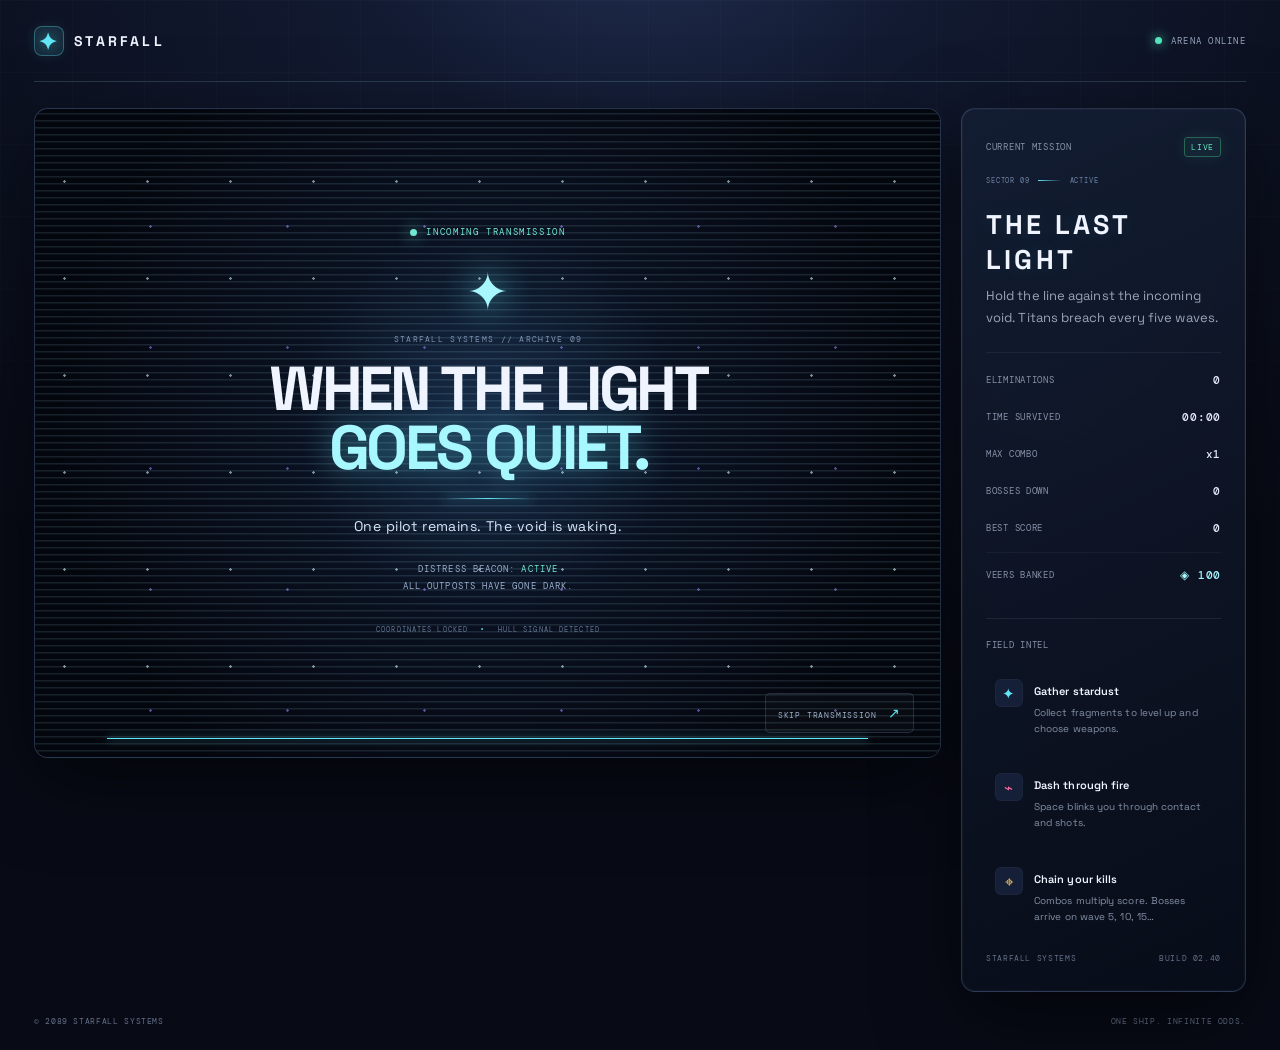
<file: Index.html>
<!DOCTYPE html>
<html lang="en">
<head>
  <meta charset="UTF-8" />
  <meta name="viewport" content="width=device-width, initial-scale=1.0" />
  <meta name="theme-color" content="#080b16" />
  <meta name="description" content="Starfall — a neon arena survival experience." />
  <title>Starfall — Arena Survival</title>
  <link rel="preconnect" href="https://fonts.googleapis.com" />
  <link rel="preconnect" href="https://fonts.gstatic.com" crossorigin />
  <link href="https://fonts.googleapis.com/css2?family=DM+Mono:wght@400;500&family=Space+Grotesk:wght@400;500;600;700&display=swap" rel="stylesheet" />
  <link rel="stylesheet" href="styles.css" />
</head>
<body>
  <main class="game-shell">
    <header class="topbar">
      <a class="brand" href="#" aria-label="Starfall home"><span class="brand-mark">✦</span> STARFALL</a>
      <div class="topbar-right"><span class="status-dot"></span> ARENA ONLINE</div>
    </header>

    <section class="game-layout" aria-label="Starfall game">
      <div class="arena-wrap">
        <canvas id="gameCanvas" aria-label="Game arena"></canvas>
        <div class="intro-cinematic" id="introCinematic" role="dialog" aria-label="Starfall opening transmission">
          <div class="intro-stars"></div>
          <div class="intro-scanline"></div>
          <div class="intro-content">
            <div class="intro-signal"><span></span> INCOMING TRANSMISSION</div>
            <div class="intro-mark">✦</div>
            <p class="intro-kicker">STARFALL SYSTEMS // ARCHIVE 09</p>
            <h2>WHEN THE LIGHT<br /><em>GOES QUIET.</em></h2>
            <div class="intro-divider"></div>
            <p class="intro-copy">One pilot remains. The void is waking.</p>
            <p class="intro-message">DISTRESS BEACON: <span>ACTIVE</span><br />ALL OUTPOSTS HAVE GONE DARK.</p>
            <p class="intro-coordinate">COORDINATES LOCKED <span>•</span> HULL SIGNAL DETECTED</p>
          </div>
          <button class="intro-skip" id="introSkip" type="button">SKIP TRANSMISSION <span>↗</span></button>
          <div class="intro-progress" aria-hidden="true"><span></span></div>
        </div>
        <div class="touch-controls" id="touchControls" hidden aria-label="Touch movement control">
          <div class="touch-stick" id="touchStick"><span id="touchNub"></span></div>
        </div>
        <button class="dash-btn" id="dashButton" type="button" hidden>DASH</button>

        <div class="hud" id="hud" hidden>
          <div class="hud-top">
            <div class="hud-sector"><span class="hud-label">ACTIVE ROUTE</span><strong id="hudSectorName">DEEP SPACE</strong><small id="hudSectorCode">SECTOR 09</small></div>
            <div class="health-block">
              <span class="hud-label">HULL / AEGIS</span>
              <div class="bar"><div id="healthFill" class="bar-fill health-fill"></div></div>
              <div class="bar shield-bar"><div id="shieldFill" class="bar-fill shield-fill"></div></div>
            </div>
            <div class="wave-block"><span class="hud-label">WAVE</span><strong id="waveValue">1</strong></div>
            <div class="combo-block" id="comboBlock"><span class="hud-label">COMBO</span><strong id="comboValue">x1</strong></div>
            <div class="score-block"><span class="hud-label">SCORE</span><strong id="scoreValue">0</strong></div>
          </div>

          <div class="boss-hud" id="bossHud" hidden>
            <div class="boss-label"><span id="bossName">VOID TITAN</span><span id="bossHpText">100%</span></div>
            <div class="bar boss-bar"><div id="bossFill" class="bar-fill boss-fill"></div></div>
          </div>

          <div class="toast" id="toast" hidden>
            <span id="toastKicker">INCOMING</span>
            <strong id="toastTitle">WAVE 01</strong>
          </div>

          <div class="ability-row">
            <div class="ability">
              <span>DASH</span>
              <div class="bar"><div id="dashFill" class="bar-fill dash-fill"></div></div>
            </div>
            <button class="autofire-toggle" id="autoFireToggle" type="button" hidden aria-pressed="true">
              <span>AUTO FIRE</span><b>ON</b>
            </button>
            <button class="autofire-toggle transformer-toggle" id="transformToggle" type="button" hidden>
              <span id="transformLabel">TRANSFORM</span><b>T</b>
            </button>
            <div class="buffs" id="buffList"></div>
          </div>

          <div class="xp-block">
            <div class="xp-label">
              <span>LEVEL <b id="levelValue">1</b></span>
              <span><b id="xpValue">0</b> / <b id="xpNeeded">12</b> XP</span>
            </div>
            <div class="bar xp-bar"><div id="xpFill" class="bar-fill xp-fill"></div></div>
          </div>
          <div class="hud-bottom">
            <span>WASD / ARROWS <i>MOVE</i></span>
            <span><kbd>CLICK</kbd> <i>FIRE</i></span>
            <span><kbd>F</kbd> <i>AUTO FIRE</i></span>
            <span><kbd>T</kbd> <i>TRANSFORM</i></span>
            <span><kbd>SPACE</kbd> <i>DASH</i></span>
            <span><kbd>ESC</kbd> / <kbd>P</kbd> <i>PAUSE</i></span>
          </div>
        </div>

        <div class="screen" id="startScreen">
          <div class="screen-card start-card">
            <div class="card-corner-label"><span id="sectorCode">SECTOR 09</span> <span>/</span> <b id="sectorName">DEEP SPACE</b></div>
            <div class="eyebrow"><span></span> SURVIVE THE INFINITE</div>
            <h1>THE STARS<br /><em>DON’T WAIT.</em></h1>
            <p>Your ship is the last light in a hostile galaxy. Dash through fire, chain combos, and bring down the titans that arrive every five waves.</p>
            <div class="launch-meta" aria-label="Mission parameters">
              <span><b>THREAT</b><strong>EXTREME</strong></span>
              <span><b>MODE</b><strong>ENDLESS</strong></span>
              <span><b>CREW</b><strong>1 PILOT</strong></span>
            </div>
            <div class="sector-picker">
              <div class="picker-heading"><span>EXPEDITION ROUTE</span><i>SELECT SECTOR</i></div>
              <div class="sector-grid" id="sectorGrid"></div>
              <div class="sector-preview"><span class="preview-signal"></span><div><b id="sectorPreviewName">DEEP SPACE</b><p id="sectorPreviewDesc">A silent frontier threaded with drifting wreckage.</p></div><strong id="sectorPreviewStatus">READY</strong></div>
            </div>
            <div class="feature-row">
              <span>✦ AUTO-WEAPONS</span>
              <span>✦ BOSSES</span>
              <span>✦ COMBOS</span>
              <span>✦ LIVE UPGRADES</span>
            </div>
            <button class="primary-button" id="startButton">ENTER THE ARENA <span>↗</span></button>
            <button class="shop-button" id="shopButton"><span>◈</span> OPEN STARFORGE EXCHANGE <b id="menuVeers">100</b></button>
            <div class="start-note">MOVE WITH <b>W A S D</b> OR <b>ARROWS</b> <span>·</span> <b>SPACE</b> TO DASH <span>·</span> ESC / P TO PAUSE</div>
            <div class="best-line">PERSONAL BEST <b id="bestScore">0</b></div>
          </div>
        </div>

        <div class="screen hidden" id="shopScreen">
          <div class="screen-card shop-card">
            <div class="shop-header">
              <div>
                <div class="eyebrow"><span></span> STARFALL PROVISIONS</div>
                <h2>STARFORGE EXCHANGE</h2>
              </div>
              <div class="veers-wallet"><span>◈</span><b id="shopVeers">100</b><small>VEERS</small></div>
              <button class="market-back-button" id="shopBackButton" type="button" aria-label="Return to launch deck">← BACK</button>
            </div>
            <p>Spend Veers on permanent weapons, upgrades, and companion modules. Loadouts activate on your next run.</p>
            <div class="shop-tabs"><span class="active">ARSENAL</span><span>COMPANIONS</span><span>UPGRADES</span><i>10 normal · 1,000 titan</i></div>
            <div class="shop-grid" id="shopItems"></div>
            <div class="transformer-picker" id="transformerPicker" hidden>
              <div><b>TRANSFORMER LOADOUT</b><small>Choose your bot form</small></div>
              <div class="transformer-options" id="transformerOptions"></div>
            </div>
            <button class="text-button" id="closeShopButton">RETURN TO LAUNCH DECK</button>
          </div>
        </div>

        <div class="screen hidden" id="pauseScreen">
          <div class="screen-card compact-card">
            <div class="eyebrow"><span></span> TAKE A BREATH</div>
            <h2>PAUSED</h2>
            <p>The swarm can wait. For a moment.</p>
            <button class="primary-button" id="resumeButton">BACK TO THE FIGHT <span>↗</span></button>
            <button class="text-button" id="restartPauseButton">RESTART RUN</button>
          </div>
        </div>

        <div class="screen hidden" id="upgradeScreen">
          <div class="screen-card upgrade-card">
            <div class="eyebrow"><span></span> SIGNAL DETECTED</div>
            <h2>CHOOSE AN UPGRADE</h2>
            <p>Your ship adapts. Pick one boost to keep the stars on your side.</p>
            <div class="upgrade-options" id="upgradeOptions"></div>
          </div>
        </div>

        <div class="screen hidden" id="gameOverScreen">
          <div class="screen-card compact-card">
            <div class="eyebrow"><span></span> SIGNAL LOST</div>
            <h2>RUN ENDED</h2>
            <p id="runSummary">You fought bravely out there.</p>
            <div class="final-stats four">
              <div><span>FINAL SCORE</span><b id="finalScore">0</b></div>
              <div><span>WAVE REACHED</span><b id="finalWave">1</b></div>
              <div><span>ELIMINATIONS</span><b id="finalKills">0</b></div>
              <div><span>MAX COMBO</span><b id="finalCombo">x1</b></div>
            </div>
            <button class="primary-button" id="playAgainButton">TRY AGAIN <span>↗</span></button>
            <button class="text-button" id="homeButton">BACK TO HOME</button>
          </div>
        </div>
      </div>

      <aside class="side-panel">
        <div class="panel-section mission-section">
          <div class="section-kicker">CURRENT MISSION <span class="live-tag">LIVE</span></div>
          <div class="mission-route"><span id="missionSectorCode">SECTOR 09</span><span class="route-line"></span><span>ACTIVE</span></div>
          <h2 id="missionSectorName">LAST LIGHT</h2>
          <p>Hold the line against the incoming void. Titans breach every five waves.</p>
          <div class="mission-divider"></div>
          <div class="mission-stat"><span>ELIMINATIONS</span><b id="killsValue">0</b></div>
          <div class="mission-stat"><span>TIME SURVIVED</span><b id="timeValue">00:00</b></div>
          <div class="mission-stat"><span>MAX COMBO</span><b id="panelCombo">x1</b></div>
          <div class="mission-stat"><span>BOSSES DOWN</span><b id="panelBosses">0</b></div>
          <div class="mission-stat"><span>BEST SCORE</span><b id="panelBest">0</b></div>
          <div class="mission-stat veers-stat"><span>VEERS BANKED</span><b><span>◈</span> <i id="panelVeers">100</i></b></div>
        </div>
        <div class="panel-section intel-section">
          <div class="section-kicker">FIELD INTEL</div>
          <div class="intel-item"><span class="intel-icon blue">✦</span><div><b>Gather stardust</b><p>Collect fragments to level up and choose weapons.</p></div></div>
          <div class="intel-item"><span class="intel-icon pink">⌁</span><div><b>Dash through fire</b><p>Space blinks you through contact and shots.</p></div></div>
          <div class="intel-item"><span class="intel-icon gold">⌖</span><div><b>Chain your kills</b><p>Combos multiply score. Bosses arrive on wave 5, 10, 15…</p></div></div>
        </div>
        <div class="panel-footer"><span>STARFALL SYSTEMS</span><span>BUILD 02.40</span></div>
      </aside>
    </section>
    <footer class="page-footer"><span>© 2089 STARFALL SYSTEMS</span><span>ONE SHIP. INFINITE ODDS.</span></footer>
  </main>
  <script src="script.js"></script>
</body>
</html>
</file>
<file: styles.css>
:root{color-scheme:dark;--bg:#080b16;--panel:#0e1322;--line:#1c2639;--muted:#8792a8;--white:#eff4ff;--cyan:#61e7f5;--violet:#9e83ff;--pink:#ff6c9e}
*{box-sizing:border-box}
body{margin:0;min-height:100vh;background:radial-gradient(ellipse at 48% 0%,#141b31 0%,#080b16 58%);color:var(--white);font-family:'Space Grotesk',Arial,sans-serif}
button{font:inherit}.game-shell{max-width:1420px;margin:0 auto;padding:0 34px}.topbar{height:76px;display:flex;align-items:center;justify-content:space-between;border-bottom:1px solid rgba(151,173,213,.12)}.brand{color:var(--white);text-decoration:none;font-size:15px;font-weight:700;letter-spacing:.2em;display:flex;align-items:center;gap:10px}.brand-mark{font-size:23px;color:var(--cyan);text-shadow:0 0 18px #61e7f5}.topbar-right,.page-footer,.section-kicker,.hud-label,.hud-bottom,.start-note,.best-line,.eyebrow,.feature-row,.mission-stat,.panel-footer,.final-stats span{font-family:'DM Mono',monospace;letter-spacing:.08em}.topbar-right{color:#97a5bb;font-size:10px;display:flex;align-items:center;gap:9px}.status-dot,.eyebrow span{width:7px;height:7px;border-radius:50%;background:#55e5be;box-shadow:0 0 12px #55e5be}.game-layout{display:grid;grid-template-columns:minmax(0,1fr) 285px;gap:18px;padding-top:24px}.arena-wrap{position:relative;min-height:650px;height:min(72vh,780px);overflow:hidden;border:1px solid #253049;border-radius:9px;background:#090d1a;box-shadow:0 20px 70px #0005}canvas{display:block;width:100%;height:100%;touch-action:none;cursor:crosshair}.touch-controls{display:none}.side-panel{display:flex;flex-direction:column;min-height:650px;border:1px solid #202b40;border-radius:9px;background:linear-gradient(160deg,#111829,#0b1020 68%);padding:25px 22px}.section-kicker{font-size:9px;color:#8792a8;display:flex;align-items:center;justify-content:space-between}.live-tag{font-size:8px;color:#63e9c0;border:1px solid #286653;padding:4px 6px;border-radius:3px}.mission-section h2{font-size:25px;letter-spacing:.09em;margin:22px 0 8px}.mission-section>p,.screen-card>p{font-size:13px;line-height:1.7;color:#9aa5b8;margin:0}.mission-divider{height:1px;background:var(--line);margin:23px 0 8px}.mission-stat{height:37px;display:flex;align-items:center;justify-content:space-between;font-size:9px;color:#8792a8}.mission-stat b{color:#e5ebfa;font-size:11px;font-weight:500}.intel-section{border-top:1px solid var(--line);margin-top:29px;padding-top:20px}.intel-item{display:flex;gap:11px;margin-top:19px}.intel-icon{flex:0 0 28px;height:28px;display:grid;place-items:center;border-radius:6px;background:#151f37;font-size:15px}.intel-icon.blue{color:var(--cyan)}.intel-icon.pink{color:var(--pink)}.intel-icon.gold{color:#ffd166}.intel-item b{font-size:11px;font-weight:600}.intel-item p{font-size:10px;line-height:1.55;color:#8490a5;margin:5px 0 0}.panel-footer{font-size:8px;color:#647188;display:flex;justify-content:space-between;margin-top:auto;padding-top:20px}.page-footer{height:52px;display:flex;align-items:center;justify-content:space-between;color:#65718a;font-size:8px}
.screen{position:absolute;inset:0;z-index:3;display:grid;place-items:center;padding:24px;background:rgba(5,8,17,.71);backdrop-filter:blur(5px)}.screen.hidden,[hidden]{display:none!important}.screen-card{width:min(490px,100%);padding:38px 42px;border:1px solid #34405a;border-radius:10px;background:linear-gradient(145deg,rgba(20,29,49,.97),rgba(10,15,28,.98));box-shadow:0 25px 90px #0009}.start-card{width:min(550px,100%)}.eyebrow{font-size:9px;color:#9aa9c1;display:flex;align-items:center;gap:9px}.eyebrow span{background:var(--cyan);box-shadow:0 0 12px var(--cyan)}h1{font-size:clamp(39px,6vw,61px);line-height:.96;letter-spacing:-.055em;margin:23px 0 16px;font-weight:700}h1 em{font-style:normal;color:var(--cyan)}.screen-card>p{max-width:410px}.feature-row{display:flex;flex-wrap:wrap;gap:10px 17px;margin:22px 0;color:#a3b2cb;font-size:8px}.primary-button{width:100%;display:flex;align-items:center;justify-content:space-between;padding:15px 17px;margin-top:25px;border:0;border-radius:5px;background:linear-gradient(100deg,#56dce9,#86eddf);color:#07121c;font-family:'DM Mono',monospace;font-size:10px;font-weight:500;letter-spacing:.1em;cursor:pointer;transition:filter .2s,transform .2s}.primary-button:hover{filter:brightness(1.12);transform:translateY(-2px)}.primary-button span{font-size:17px}.start-note{font-size:8px;color:#7f8da5;text-align:center;margin-top:16px}.start-note b{color:#c1cee2;font-weight:400}.start-note>span{color:#495870;padding:0 5px}.best-line{border-top:1px solid #29354c;margin-top:22px;padding-top:15px;display:flex;justify-content:space-between;color:#8792a8;font-size:8px}.best-line b{color:var(--cyan);font-weight:500}.compact-card{width:min(400px,100%);text-align:center}.compact-card .eyebrow{justify-content:center}.compact-card h2,.upgrade-card h2{font-size:29px;letter-spacing:.06em;margin:16px 0 7px}.compact-card>p{margin:0 auto}.text-button{display:block;margin:15px auto 0;background:none;border:0;color:#a2aec3;font-family:'DM Mono',monospace;font-size:9px;letter-spacing:.09em;cursor:pointer;padding:8px}.text-button:hover{color:var(--cyan)}.hud{position:absolute;inset:0;z-index:1;pointer-events:none;padding:22px 24px 16px;background:linear-gradient(#080b16aa,transparent 25%,transparent 78%,#080b16aa)}.hud-top{display:flex;gap:25px;align-items:flex-start}.health-block{width:min(225px,42%)}.hud-label{display:block;font-size:8px;color:#b0bdd1;margin:0 0 8px}.bar{height:6px;background:#263048;border-radius:10px;overflow:hidden}.bar-fill{height:100%;width:100%;border-radius:inherit;transition:width .18s}.health-fill{background:linear-gradient(90deg,#f45d91,#ff9b98);box-shadow:0 0 12px #f45d9180}.wave-block strong,.score-block strong{font-family:'DM Mono',monospace;font-size:16px}.wave-block .hud-label,.score-block .hud-label{margin-bottom:4px}.score-block{margin-left:auto;text-align:right}.xp-block{position:absolute;left:24px;right:24px;bottom:48px}.xp-label{display:flex;justify-content:space-between;color:#aab7cc;font:9px 'DM Mono',monospace;margin-bottom:7px}.xp-label b{color:#e7edfb;font-weight:500}.xp-bar{height:4px}.xp-fill{background:linear-gradient(90deg,#65dff2,#a997ff);box-shadow:0 0 10px #70def080}.hud-bottom{position:absolute;left:24px;right:24px;bottom:17px;display:flex;justify-content:space-between;color:#9aa7bc;font-size:8px}.hud-bottom i{font-style:normal;color:#64728a;margin-left:5px}kbd{font:inherit;color:#d8e4fa;border:1px solid #53617b;border-radius:3px;padding:2px 5px}.upgrade-card{width:min(640px,100%)}.upgrade-card h2{text-align:center;font-size:26px}.upgrade-card>p{text-align:center;margin:0 auto 22px}.upgrade-options{display:grid;grid-template-columns:repeat(3,1fr);gap:10px}.upgrade-choice{min-height:155px;text-align:left;padding:16px 13px;border:1px solid #35435d;border-radius:6px;background:#131c30;color:var(--white);cursor:pointer;transition:all .18s}.upgrade-choice:hover{border-color:var(--cyan);background:#17263a;transform:translateY(-3px)}.upgrade-icon{font-size:21px;color:var(--cyan);display:block;margin-bottom:14px}.upgrade-choice b{font-size:12px;display:block;margin-bottom:7px}.upgrade-choice small{font-size:10px;line-height:1.5;color:#96a3b8;display:block}.final-stats{display:grid;grid-template-columns:repeat(3,1fr);gap:5px;margin:24px 0 10px;padding:15px 0;border-top:1px solid var(--line);border-bottom:1px solid var(--line)}.final-stats.four{grid-template-columns:repeat(2,1fr);gap:12px 8px}.final-stats div{display:grid;gap:7px}.final-stats span{font-size:7px;color:#8995aa}.final-stats b{font:16px 'DM Mono',monospace;color:var(--cyan)}
.hud-sector{min-width:132px;padding-right:18px;border-right:1px solid #ffffff12}.hud-sector .hud-label{margin-bottom:5px}.hud-sector strong{display:block;color:#e5f4ff;font:10px 'DM Mono',monospace;letter-spacing:.08em}.hud-sector small{display:block;margin-top:4px;color:#6d809e;font:7px 'DM Mono',monospace}
.mission-route{display:flex;align-items:center;gap:8px;margin-top:19px;color:#6f84a4;font:7px 'DM Mono',monospace;letter-spacing:.12em}.route-line{width:24px;height:1px;background:linear-gradient(90deg,var(--cyan),transparent)}
.intro-cinematic{position:absolute;inset:0;z-index:5;display:grid;place-items:center;overflow:hidden;background:#050811;color:var(--white);transition:opacity .8s,visibility .8s}.intro-cinematic.dismissed{opacity:0;visibility:hidden;pointer-events:none}.intro-cinematic::before{content:"";position:absolute;inset:0;background:radial-gradient(circle at 50% 48%,#182e4a 0,#09101f 35%,#04060d 78%)}.intro-stars{position:absolute;inset:-30%;opacity:.55;background-image:radial-gradient(circle,#d5faff 0 1px,transparent 1.5px),radial-gradient(circle,#9e83ff 0 1px,transparent 1.5px);background-size:83px 97px,137px 121px;background-position:10px 24px,44px 9px;animation:introDrift 18s linear infinite}.intro-scanline{position:absolute;inset:0;opacity:.12;background:repeating-linear-gradient(0deg,transparent 0 5px,#9edfff 6px,#9edfff 7px);mix-blend-mode:screen;animation:scanPass 4s linear infinite}.intro-content{position:relative;text-align:center;width:min(600px,86%);animation:introReveal 1.8s cubic-bezier(.2,.8,.2,1) both}.intro-signal{display:flex;align-items:center;justify-content:center;gap:9px;color:#72e8d1;font:9px 'DM Mono',monospace;letter-spacing:.18em;animation:introFade 1s .25s both}.intro-signal span{width:7px;height:7px;border-radius:50%;background:#72e8d1;box-shadow:0 0 16px #72e8d1;animation:signalBlink 1.2s ease-in-out infinite}.intro-mark{margin:28px auto 16px;color:var(--cyan-bright);font-size:52px;line-height:1;text-shadow:0 0 35px var(--cyan);animation:markPulse 2.4s ease-in-out infinite}.intro-kicker,.intro-coordinate{color:#7e91b0;font:8px 'DM Mono',monospace;letter-spacing:.16em}.intro-content h2{margin:16px 0 20px;font-size:clamp(34px,6vw,62px);line-height:.95;letter-spacing:-.05em}.intro-content h2 em{color:var(--cyan-bright);font-style:normal;text-shadow:0 0 28px #61e7f566}.intro-divider{width:90px;height:1px;margin:0 auto 18px;background:linear-gradient(90deg,transparent,var(--cyan),transparent);box-shadow:0 0 12px var(--cyan)}.intro-copy{color:#d8e6fa;font-size:14px;letter-spacing:.03em}.intro-message{margin:26px auto 0;color:#9baecc;font:9px 'DM Mono',monospace;line-height:1.9;letter-spacing:.12em;opacity:0;animation:introFade 1s 3.8s forwards}.intro-message span{color:#72e8d1}.intro-coordinate{margin-top:30px;font-size:7px;color:#617594;opacity:0;animation:introFade 1s 5.2s forwards}.intro-coordinate span{color:var(--cyan);padding:0 7px}.intro-skip{position:absolute;right:26px;bottom:24px;padding:10px 12px;border:1px solid #7184ae44;border-radius:5px;background:#ffffff06;color:#9eb0ca;font:8px 'DM Mono',monospace;letter-spacing:.1em;cursor:pointer;transition:all .2s}.intro-skip:hover{border-color:var(--cyan);color:var(--cyan-bright);background:#61e7f512}.intro-skip span{color:var(--cyan);font-size:14px;margin-left:6px}.intro-progress{position:absolute;left:8%;right:8%;bottom:18px;height:1px;background:#7184ae33}.intro-progress span{display:block;width:0;height:100%;background:var(--cyan);box-shadow:0 0 10px var(--cyan);animation:introProgress 9s linear forwards}.eyebrow{font-size:9px;color:#9aa9c1;display:flex;align-items:center;gap:9px}.eyebrow span{background:var(--cyan);box-shadow:0 0 12px var(--cyan)}h1{font-size:clamp(39px,6vw,61px);line-height:.96;letter-spacing:-.055em;margin:23px 0 16px;font-weight:700}h1 em{font-style:normal;color:var(--cyan)}.screen-card>p{max-width:410px}.feature-row{display:flex;flex-wrap:wrap;gap:10px 17px;margin:22px 0;color:#a3b2cb;font-size:8px}.primary-button{width:100%;display:flex;align-items:center;justify-content:space-between;padding:15px 17px;margin-top:25px;border:0;border-radius:5px;background:linear-gradient(100deg,#56dce9,#86eddf);color:#07121c;font-family:'DM Mono',monospace;font-size:10px;font-weight:500;letter-spacing:.1em;cursor:pointer;transition:filter .2s,transform .2s}.primary-button:hover{filter:brightness(1.12);transform:translateY(-2px)}.primary-button span{font-size:17px}.start-note{font-size:8px;color:#7f8da5;text-align:center;margin-top:16px}.start-note b{color:#c1cee2;font-weight:400}.start-note>span{color:#495870;padding:0 5px}.best-line{border-top:1px solid #29354c;margin-top:22px;padding-top:15px;display:flex;justify-content:space-between;color:#8792a8;font-size:8px}.best-line b{color:var(--cyan);font-weight:500}.compact-card{width:min(400px,100%);text-align:center}.compact-card .eyebrow{justify-content:center}.compact-card h2,.upgrade-card h2{font-size:29px;letter-spacing:.06em;margin:16px 0 7px}.compact-card>p{margin:0 auto}.text-button{display:block;margin:15px auto 0;background:none;border:0;color:#a2aec3;font-family:'DM Mono',monospace;font-size:9px;letter-spacing:.09em;cursor:pointer;padding:8px}.text-button:hover{color:var(--cyan)}.hud{position:absolute;inset:0;z-index:1;pointer-events:none;padding:22px 24px 16px;background:linear-gradient(#080b16aa,transparent 25%,transparent 78%,#080b16aa)}.hud-top{display:flex;gap:25px;align-items:flex-start}.health-block{width:min(225px,42%)}.hud-label{display:block;font-size:8px;color:#b0bdd1;margin:0 0 8px}.bar{height:6px;background:#263048;border-radius:10px;overflow:hidden}.bar-fill{height:100%;width:100%;border-radius:inherit;transition:width .18s}.health-fill{background:linear-gradient(90deg,#f45d91,#ff9b98);box-shadow:0 0 12px #f45d9180}.wave-block strong,.score-block strong{font-family:'DM Mono',monospace;font-size:16px}.wave-block .hud-label,.score-block .hud-label{margin-bottom:4px}.score-block{margin-left:auto;text-align:right}.xp-block{position:absolute;left:24px;right:24px;bottom:48px}.xp-label{display:flex;justify-content:space-between;color:#aab7cc;font:9px 'DM Mono',monospace;margin-bottom:7px}.xp-label b{color:#e7edfb;font-weight:500}.xp-bar{height:4px}.xp-fill{background:linear-gradient(90deg,#65dff2,#a997ff);box-shadow:0 0 10px #70def080}.hud-bottom{position:absolute;left:24px;right:24px;bottom:17px;display:flex;justify-content:space-between;color:#9aa7bc;font-size:8px}.hud-bottom i{font-style:normal;color:#64728a;margin-left:5px}kbd{font:inherit;color:#d8e4fa;border:1px solid #53617b;border-radius:3px;padding:2px 5px}.upgrade-card{width:min(640px,100%)}.upgrade-card h2{text-align:center;font-size:26px}.upgrade-card>p{text-align:center;margin:0 auto 22px}.upgrade-options{display:grid;grid-template-columns:repeat(3,1fr);gap:10px}.upgrade-choice{min-height:155px;text-align:left;padding:16px 13px;border:1px solid #35435d;border-radius:6px;background:#131c30;color:var(--white);cursor:pointer;transition:all .18s}.upgrade-choice:hover{border-color:var(--cyan);background:#17263a;transform:translateY(-3px)}.upgrade-icon{font-size:21px;color:var(--cyan);display:block;margin-bottom:14px}.upgrade-choice b{font-size:12px;display:block;margin-bottom:7px}.upgrade-choice small{font-size:10px;line-height:1.5;color:#96a3b8;display:block}.final-stats{display:grid;grid-template-columns:repeat(3,1fr);gap:5px;margin:24px 0 10px;padding:15px 0;border-top:1px solid var(--line);border-bottom:1px solid var(--line)}.final-stats.four{grid-template-columns:repeat(2,1fr);gap:12px 8px}.final-stats div{display:grid;gap:7px}.final-stats span{font-size:7px;color:#8995aa}.final-stats b{font:16px 'DM Mono',monospace;color:var(--cyan)}
@media(max-width:900px){.game-shell{padding:0 20px}.game-layout{grid-template-columns:minmax(0,1fr) 235px}.arena-wrap{height:68vh;min-height:550px}.side-panel{min-height:550px;padding:20px 16px}}
@media(max-width:680px){.game-shell{padding:0 12px}.topbar{height:60px}.game-layout{display:block;padding-top:12px}.arena-wrap{height:calc(100dvh - 145px);min-height:500px;max-height:760px}.side-panel{display:none}.page-footer{height:36px;font-size:7px}.screen{padding:15px}.touch-controls{display:block;position:absolute;z-index:2;left:18px;bottom:68px;width:112px;height:112px;touch-action:none}.touch-stick{position:absolute;inset:0;border:1px solid #a9dff044;border-radius:50%;background:#d5efff12;box-shadow:inset 0 0 28px #8de8ff12}.touch-stick:before,.touch-stick:after{content:"";position:absolute;background:#a9dff033}.touch-stick:before{left:50%;top:13px;bottom:13px;width:1px}.touch-stick:after{top:50%;left:13px;right:13px;height:1px}.touch-stick span{position:absolute;left:50%;top:50%;width:38px;height:38px;margin:-19px;border:1px solid #8ce6f788;border-radius:50%;background:#69dced55;box-shadow:0 0 18px #61e7f533;pointer-events:none}.screen-card{padding:29px 23px}.start-card{padding:29px 23px}.feature-row{gap:9px 12px}.upgrade-options{grid-template-columns:1fr;max-height:50vh;overflow:auto}.upgrade-choice{min-height:105px;padding:12px}.upgrade-icon{margin-bottom:5px}.upgrade-choice b{margin-bottom:3px}.hud{padding:16px 15px 13px}.xp-block{left:15px;right:15px;bottom:43px}.hud-bottom{left:15px;right:15px;bottom:13px}.hud-top{gap:16px}.health-block{width:40%}}
@media(max-height:650px) and (min-width:681px){.arena-wrap{min-height:500px;height:calc(100vh - 150px)}.side-panel{min-height:500px}.screen-card{padding:25px 32px}.feature-row{margin:14px 0}.primary-button{margin-top:17px}.start-note{margin-top:11px}.best-line{margin-top:14px;padding-top:10px}}
.shield-bar{height:4px;margin-top:5px}.shield-fill{background:linear-gradient(90deg,#61e7f5,#9e83ff);box-shadow:0 0 10px #61e7f580;transition:width .18s}
.combo-block{margin-left:auto;text-align:center;min-width:70px}.combo-block strong{font-family:'DM Mono',monospace;font-size:16px;color:#d8e4fa}.combo-block.hot strong{color:#ff6c9e;text-shadow:0 0 12px #ff6c9e99}
.boss-hud{position:absolute;left:24px;right:24px;top:78px;pointer-events:none}.boss-label{display:flex;justify-content:space-between;font:8px 'DM Mono',monospace;letter-spacing:.1em;color:#ff9bb8;margin-bottom:6px}.boss-bar{height:5px;background:#2a1b28}.boss-fill{background:linear-gradient(90deg,#ff5d8f,#ffb3c7);box-shadow:0 0 12px #ff5d8f80}
.toast{position:absolute;top:118px;left:50%;transform:translateX(-50%);text-align:center;pointer-events:none;animation:toastIn .35s ease}.toast span{display:block;font:8px 'DM Mono',monospace;letter-spacing:.16em;color:#9aa9c1}.toast strong{display:block;margin-top:6px;font-size:22px;letter-spacing:.18em}
@keyframes toastIn{from{opacity:0;transform:translate(-50%,8px)}to{opacity:1;transform:translate(-50%,0)}}
.ability-row{position:absolute;left:24px;right:24px;bottom:72px;display:flex;align-items:center;gap:16px}.ability{width:110px}.ability span{display:block;font:8px 'DM Mono',monospace;letter-spacing:.12em;color:#9aa7bc;margin-bottom:5px}.dash-fill{background:linear-gradient(90deg,#86eddf,#61e7f5)}
.dash-fill.ready{box-shadow:0 0 10px #61e7f580}
.dash-btn:active{background:#69dced66;transform:scale(.96)}.buffs{display:flex;flex-wrap:wrap;gap:6px}.buff-chip{font:8px 'DM Mono',monospace;letter-spacing:.08em;padding:4px 7px;border:1px solid #3a4d6a;border-radius:3px;color:#c9d7ee;background:#121b2e}
.buff-chip.gold{border-color:#6a5420;color:#ffd166}.buff-chip.ice{border-color:#2a5a78;color:#7ecbff}.buff-chip.mag{border-color:#5b3d86;color:#c084fc}
.dash-btn{display:none}
button:focus-visible{outline:2px solid var(--cyan);outline-offset:3px}
@media(prefers-reduced-motion:reduce){*,*::before,*::after{scroll-behavior:auto!important;animation-duration:.01ms!important;animation-iteration-count:1!important;transition-duration:.01ms!important}}
@media(max-width:680px){
  .boss-hud{left:15px;right:15px;top:70px}
  .toast{top:108px}
  .ability-row{left:15px;right:15px;bottom:64px}
  .dash-btn{display:block;position:absolute;z-index:2;right:18px;bottom:78px;width:72px;height:72px;border-radius:50%;border:1px solid #8ce6f788;background:#69dced33;color:#d5fbff;font:10px 'DM Mono',monospace;letter-spacing:.12em;cursor:pointer;touch-action:manipulation}
}

/* Premium command-deck finish */
:root{--cyan-bright:#a7f7ff;--surface:rgba(16,24,43,.76)}
html{background:var(--bg)}
body{overflow-x:hidden;background:radial-gradient(circle at 50% -18%,#26365c 0,#121a31 24%,#080b16 68%);letter-spacing:.005em}
body::before,body::after{content:"";position:fixed;z-index:-1;pointer-events:none;border-radius:50%;filter:blur(70px);opacity:.2}
body::before{width:360px;height:360px;left:-180px;top:38%;background:var(--violet)}
body::after{width:420px;height:420px;right:-210px;top:4%;background:var(--cyan)}
.game-shell{position:relative}
.game-shell::before{content:"";position:fixed;inset:0;pointer-events:none;opacity:.045;background-image:linear-gradient(rgba(255,255,255,.5) 1px,transparent 1px),linear-gradient(90deg,rgba(255,255,255,.5) 1px,transparent 1px);background-size:72px 72px;mask-image:linear-gradient(to bottom,#000,transparent 85%)}
.topbar{height:82px;border-bottom-color:rgba(167,247,255,.16)}
.brand{font-size:14px;letter-spacing:.24em}
.brand-mark{display:grid;place-items:center;width:30px;height:30px;border:1px solid #61e7f555;border-radius:8px;background:#61e7f512}
.topbar-right{font-size:9px;letter-spacing:.14em}
.status-dot{animation:statusPulse 2.2s ease-in-out infinite}
.game-layout{gap:20px;padding-top:26px}
.arena-wrap,.side-panel{border-color:rgba(126,157,211,.25);box-shadow:0 24px 80px #0008,0 0 0 1px #ffffff08 inset}
.arena-wrap{border-radius:14px;background:linear-gradient(145deg,#10182a,#080d19)}
.arena-wrap::after{content:"";position:absolute;inset:0;z-index:0;pointer-events:none;border:1px solid #ffffff08;border-radius:inherit;box-shadow:inset 0 0 100px #0008}
canvas{position:relative;z-index:1}
.side-panel{border-radius:14px;background:linear-gradient(155deg,rgba(20,30,51,.88),rgba(8,13,26,.88));backdrop-filter:blur(16px);padding:28px 24px}
.mission-section h2{font-size:27px;letter-spacing:.12em;text-shadow:0 0 24px #61e7f522}
.live-tag{background:#55e5be0d;box-shadow:0 0 15px #55e5be18}
.intel-item{padding:9px;border-radius:8px;transition:background .2s,transform .2s}
.intel-item:hover{background:#ffffff06;transform:translateX(3px)}
.intel-icon{box-shadow:inset 0 0 0 1px #ffffff08}
.screen{background:rgba(4,7,15,.68);backdrop-filter:blur(12px)}
.screen-card{border-color:#7184ae55;border-radius:14px;background:linear-gradient(145deg,rgba(26,39,66,.94),rgba(8,14,28,.97));box-shadow:0 30px 100px #000b,0 0 0 1px #ffffff0a inset}
.start-card{position:relative;padding:48px 48px 44px;isolation:isolate;max-height:calc(100% - 24px);overflow-y:auto;scrollbar-width:thin;scrollbar-color:#61e7f566 transparent}
.start-card::-webkit-scrollbar{width:5px}.start-card::-webkit-scrollbar-track{background:transparent}.start-card::-webkit-scrollbar-thumb{background:#61e7f566;border-radius:10px}
.start-card::before{content:"";position:absolute;inset:10px;z-index:-1;border:1px solid #61e7f514;border-radius:9px;pointer-events:none}
.start-card::after{content:"";position:absolute;z-index:-1;width:220px;height:220px;right:-110px;top:-120px;border-radius:50%;background:#61e7f51c;filter:blur(35px);pointer-events:none}
.card-corner-label{position:absolute;right:25px;top:21px;color:#7184a5;font:8px 'DM Mono',monospace;letter-spacing:.13em}
.card-corner-label span{color:#61e7f5;margin:0 4px}
h1{font-size:clamp(43px,6.4vw,70px);text-shadow:0 8px 40px #0008}
h1 em{color:var(--cyan-bright);text-shadow:0 0 28px #61e7f566}
.launch-meta{display:grid;grid-template-columns:repeat(3,1fr);gap:8px;margin:24px 0 4px;padding:13px 0;border-top:1px solid #ffffff0c;border-bottom:1px solid #ffffff0c}
.launch-meta span{display:grid;gap:6px}
.launch-meta span+span{border-left:1px solid #ffffff0c;padding-left:13px}
.launch-meta b{color:#7183a0;font:7px 'DM Mono',monospace;letter-spacing:.13em}
.launch-meta strong{color:#dbe8ff;font:10px 'DM Mono',monospace;letter-spacing:.05em}
.sector-picker{margin:18px 0 3px;padding:12px 0 0;border-top:1px solid #ffffff0c}.picker-heading{display:flex;justify-content:space-between;margin-bottom:9px;color:#7183a0;font:7px 'DM Mono',monospace;letter-spacing:.12em}.picker-heading i{color:#61e7f5;font-style:normal}.sector-grid{display:grid;grid-template-columns:repeat(5,1fr);gap:7px}.sector-choice{display:grid;grid-template-columns:18px 1fr;grid-template-rows:1fr 1fr;column-gap:7px;align-items:center;padding:8px 7px;border:1px solid #ffffff12;border-radius:6px;background:#ffffff03;color:#dce8fa;text-align:left;cursor:pointer;transition:all .2s}.sector-choice:hover,.sector-choice.selected{border-color:var(--sector-accent);background:#ffffff09;box-shadow:0 0 18px color-mix(in srgb,var(--sector-accent),transparent 80%)}.sector-choice.selected{box-shadow:inset 0 0 0 1px var(--sector-accent)}.sector-choice.locked{filter:saturate(.35);opacity:.72}.sector-choice.locked:hover{filter:saturate(.8);opacity:1}.sector-choice b{font-size:8px;letter-spacing:.04em;white-space:nowrap;overflow:hidden;text-overflow:ellipsis}.sector-choice small{color:#7586a2;font:6px 'DM Mono',monospace;white-space:nowrap}.sector-orb{grid-row:span 2;width:15px;height:15px;border-radius:50%;display:grid;place-items:center;background:var(--sector-accent);box-shadow:0 0 12px var(--sector-accent);opacity:.85;font-size:7px;color:#07101f}.sector-choice.locked .sector-orb{background:#26324a;box-shadow:none;color:#9aa8c2}
.sector-preview{display:grid;grid-template-columns:10px 1fr auto;align-items:center;gap:9px;margin-top:10px;padding:10px;border:1px solid #ffffff0d;border-radius:7px;background:#ffffff04}.preview-signal{width:7px;height:7px;border-radius:50%;background:var(--cyan);box-shadow:0 0 11px var(--cyan)}.sector-preview b{display:block;color:#dceaff;font:8px 'DM Mono',monospace;letter-spacing:.08em}.sector-preview p{margin:4px 0 0;color:#7f8eaa;font-size:9px;line-height:1.35}.sector-preview strong{color:#55e5be;font:7px 'DM Mono',monospace;letter-spacing:.1em}.sector-preview strong.locked{color:#ffd166}
.feature-row span{padding:7px 9px;border:1px solid #ffffff0d;border-radius:4px;background:#ffffff04}
.primary-button{position:relative;overflow:hidden;border-radius:7px;background:linear-gradient(105deg,#61e7f5,#8bf0d8 55%,#c5f6bd);box-shadow:0 10px 26px #61e7f533}
.primary-button::before{content:"";position:absolute;inset:0;transform:translateX(-110%);background:linear-gradient(100deg,transparent,#ffffff66,transparent);transition:transform .55s}
.primary-button:hover::before{transform:translateX(110%)}
.primary-button:focus-visible,.text-button:focus-visible,.upgrade-choice:focus-visible,.brand:focus-visible{outline:2px solid var(--cyan-bright);outline-offset:3px}
.upgrade-choice{border-color:#758ab344;border-radius:9px;background:linear-gradient(145deg,#17243d,#10192c);box-shadow:0 8px 22px #0003}
.upgrade-choice:hover{border-color:var(--cyan);box-shadow:0 12px 30px #61e7f522}
.hud{padding:25px 28px 17px}
.hud-top{gap:30px}
.bar{background:#33425e;box-shadow:inset 0 1px 2px #0008}
.health-fill,.shield-fill,.xp-fill,.boss-fill{filter:saturate(1.15)}
.page-footer{height:58px}
.shop-button{display:flex;align-items:center;justify-content:center;gap:8px;width:100%;margin-top:10px;padding:10px;border:1px solid #61e7f533;border-radius:6px;background:#61e7f509;color:#9eb0ca;font:9px 'DM Mono',monospace;letter-spacing:.08em;cursor:pointer;transition:all .2s}
.shop-button span{color:var(--cyan);font-size:13px}.shop-button b{margin-left:auto;color:var(--cyan-bright);font-weight:500}.shop-button:hover{border-color:#61e7f5aa;background:#61e7f512;color:#e3efff;transform:translateY(-1px)}
.shop-card{width:min(720px,100%);padding:30px 34px}
.shop-header{display:flex;align-items:flex-start;justify-content:space-between;gap:20px}.shop-card h2{margin:13px 0 0;font-size:31px;letter-spacing:.08em}.shop-card>p{max-width:none;margin:17px 0 20px}
.market-back-button{order:-1;align-self:flex-start;padding:8px 10px;border:1px solid #7184ae44;border-radius:5px;background:#ffffff05;color:#a8b8d2;font:8px 'DM Mono',monospace;letter-spacing:.1em;cursor:pointer;transition:all .2s}.market-back-button:hover{border-color:var(--cyan);color:var(--cyan-bright);background:#61e7f512}
.veers-wallet{display:grid;grid-template-columns:auto auto;align-items:center;column-gap:7px;padding:10px 12px;border:1px solid #61e7f544;border-radius:7px;background:#61e7f50b}.veers-wallet span{grid-row:span 2;color:var(--cyan);font-size:19px}.veers-wallet b{font:16px 'DM Mono',monospace;color:var(--cyan-bright)}.veers-wallet small{font:7px 'DM Mono',monospace;color:#8495b2;letter-spacing:.12em}
.shop-tabs{display:flex;align-items:center;gap:18px;border-bottom:1px solid #ffffff12;padding-bottom:11px;margin-bottom:12px;color:#7183a0;font:8px 'DM Mono',monospace;letter-spacing:.1em}.shop-tabs .active{color:var(--cyan-bright);border-bottom:2px solid var(--cyan);padding-bottom:12px;margin-bottom:-13px}.shop-tabs i{margin-left:auto;color:#687b9d;font-style:normal;font-size:7px}
.shop-grid{display:grid;grid-template-columns:repeat(2,1fr);gap:9px}.shop-item{display:grid;grid-template-columns:37px 1fr auto;align-items:center;gap:10px;min-height:88px;padding:12px;border:1px solid #7184ae33;border-radius:8px;background:linear-gradient(145deg,#17243d,#0f182b);color:var(--white);text-align:left;cursor:pointer;transition:all .2s}.shop-item:hover{border-color:var(--cyan);transform:translateY(-2px);box-shadow:0 10px 24px #61e7f51c}.shop-item:disabled{cursor:default}.shop-item.owned{border-color:#55e5be55;background:#55e5be0b}.shop-item-icon{display:grid;place-items:center;width:34px;height:34px;border-radius:8px;background:#61e7f512;color:var(--cyan);font-size:20px}.shop-item-copy{display:grid;gap:4px}.shop-item-copy small{color:#7d91b0;font:7px 'DM Mono',monospace;letter-spacing:.1em}.shop-item-copy b{font-size:11px;letter-spacing:.04em}.shop-item-copy em{color:#8f9db5;font-size:9px;font-style:normal;line-height:1.35}.shop-item>strong{display:grid;gap:4px;align-self:end;color:var(--cyan-bright);font:8px 'DM Mono',monospace;white-space:nowrap}.shop-item>strong small{color:#7186a8;font:6px 'DM Mono',monospace}.shop-item.owned>strong{color:#55e5be}.veers-stat{margin-top:6px;border-top:1px solid #ffffff0b;padding-top:8px}.veers-stat b{color:var(--cyan-bright)}.veers-stat b span{font-size:12px}.veers-stat i{font-style:normal}
.autofire-toggle{display:flex;align-items:center;gap:8px;align-self:flex-end;padding:8px 10px;border:1px solid #55e5be55;border-radius:6px;background:#55e5be0b;color:#9eb0ca;font:8px 'DM Mono',monospace;letter-spacing:.08em;cursor:pointer}.autofire-toggle b{color:#55e5be}.autofire-toggle.off{border-color:#ff9b7255;background:#ff9b720b}.autofire-toggle.off b{color:#ff9b72}
.transformer-toggle{border-color:#c19aff66;background:#c19aff12}.transformer-toggle b{color:#c19aff}.transformer-picker{display:grid;gap:9px;margin:12px 0;padding:12px;border:1px solid #c19aff33;border-radius:8px;background:#c19aff08}.transformer-picker>div:first-child{display:flex;justify-content:space-between;align-items:center}.transformer-picker b{color:#d8c8ff;font:9px 'DM Mono',monospace;letter-spacing:.08em}.transformer-picker small{color:#8190aa;font-size:9px}.transformer-options{display:grid;grid-template-columns:repeat(3,1fr);gap:8px}.transformer-option{display:grid;gap:5px;padding:10px;border:1px solid #7184ae33;border-radius:6px;background:#10192c;color:#c5d2e8;text-align:left;cursor:pointer}.transformer-option b{color:var(--bot-color);font-size:9px}.transformer-option small{line-height:1.3}.transformer-option.selected{border-color:var(--bot-color);box-shadow:0 0 16px color-mix(in srgb,var(--bot-color) 20%,transparent)}
@keyframes statusPulse{0%,100%{opacity:.55;box-shadow:0 0 5px #55e5be}50%{opacity:1;box-shadow:0 0 16px #55e5be}}
@keyframes introReveal{from{opacity:0;transform:scale(1.04);filter:blur(8px)}to{opacity:1;transform:none;filter:none}}@keyframes introFade{from{opacity:0;transform:translateY(10px)}to{opacity:1;transform:none}}@keyframes introDrift{from{transform:translate3d(0,0,0) scale(1)}to{transform:translate3d(-40px,30px,0) scale(1.05)}}@keyframes scanPass{from{transform:translateY(-20%)}to{transform:translateY(20%)}}@keyframes signalBlink{0%,100%{opacity:.45}50%{opacity:1}}@keyframes markPulse{0%,100%{transform:scale(.94);text-shadow:0 0 20px var(--cyan)}50%{transform:scale(1.04);text-shadow:0 0 45px var(--cyan)}}@keyframes introProgress{from{width:0}to{width:100%}}
@media(prefers-reduced-motion:reduce){.intro-stars,.intro-scanline,.intro-content,.intro-mark,.intro-signal span{animation:none}}
@media(max-width:680px){
  .topbar{height:68px}
  .game-layout{padding-top:14px}
  .arena-wrap{border-radius:11px}
  .start-card{padding:38px 25px 30px;max-height:calc(100% - 10px)}
  .card-corner-label{right:18px;top:15px;font-size:7px}
  .launch-meta{margin-top:20px}
  .launch-meta span+span{padding-left:8px}
  .launch-meta strong{font-size:8px}
  .sector-grid{grid-template-columns:repeat(2,1fr)}.sector-choice{min-height:36px}
  .shop-card{padding:25px 18px}.shop-card h2{font-size:25px}.shop-tabs{gap:10px}.shop-tabs i{display:none}.shop-grid{grid-template-columns:1fr}.shop-item{min-height:78px}
  .intro-skip{right:15px;bottom:15px}.intro-content{width:88%}.intro-copy{font-size:12px}
  .screen-card{padding:30px 24px}
  .hud{padding:17px 15px 14px}
  .hud-sector{display:none}
  .hud-top{gap:14px}
  .hud-bottom{font-size:7px}
  .hud-bottom span:nth-child(3){display:none}
  .xp-block{left:15px;right:15px}
}
</file>
